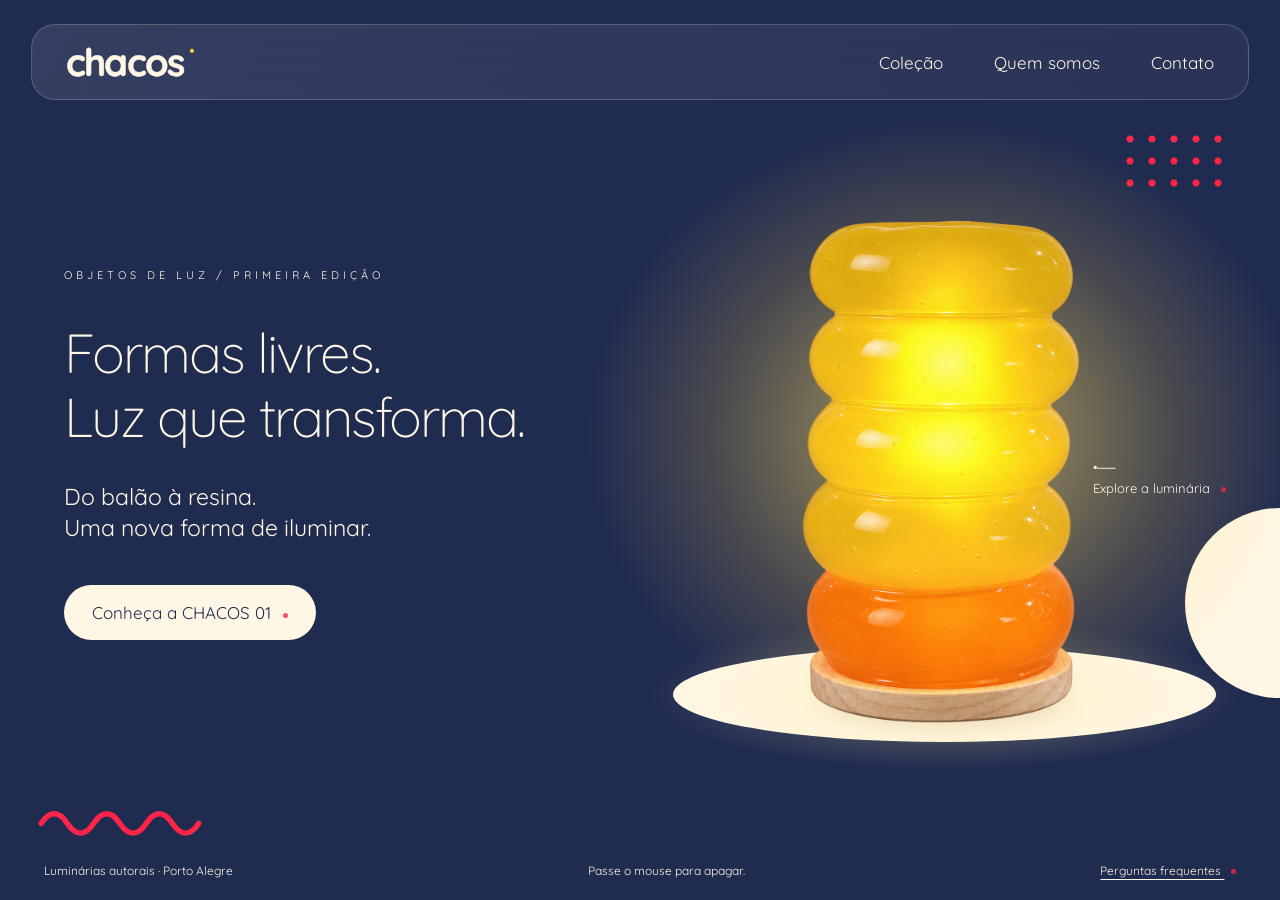
<file: index.html>
<!doctype html><html lang="pt-BR"><head><meta charset="utf-8"><meta name="viewport" content="width=device-width,initial-scale=1"><title>CHACOS — Objetos de luz</title><link rel="stylesheet" href="styles.css"><link rel="stylesheet" href="pages.css"><link rel="stylesheet" href="memphis.css?v=10"><link rel="preload" as="image" href="assets/lamp-yellow-off.png"></head><body class="memphis-home"><header class="glass"><a class="brand" href="index.html">chacos<span>●</span></a><button class="mobile-toggle" type="button" aria-expanded="false" aria-controls="mobile-navigation" aria-label="Abrir menu"><span>Menu</span><span class="menu-icon" aria-hidden="true"><i></i><i></i></span></button><nav class="desktop-navigation" aria-label="Principal"><a href="produto.html">Coleção</a><a href="sobre.html">Quem somos</a><a href="contato.html">Contato</a></nav><nav id="mobile-navigation" class="mobile-navigation" aria-label="Navegação mobile" hidden><a href="index.html" aria-current="page">Início<span aria-hidden="true"></span></a><a href="produto.html">Coleção<span aria-hidden="true"></span></a><a href="sobre.html">Quem somos<span aria-hidden="true"></span></a><a href="contato.html">Contato<span aria-hidden="true"></span></a><a href="perguntas.html">Perguntas frequentes<span aria-hidden="true"></span></a></nav></header><main class="pop-hero"><section class="pop-copy"><p class="pop-eyebrow">OBJETOS DE LUZ / PRIMEIRA EDIÇÃO</p><h1>Formas livres.<br>Luz que transforma.</h1><p class="pop-description">Do balão à resina.<br>Uma nova forma de iluminar.</p><a class="pop-cta" href="produto.html">Conheça a CHACOS 01 <i class="link-dot" aria-hidden="true"></i></a></section><div class="pop-stage" id="stage"><div class="halo" aria-hidden="true"></div><div class="pedestal" aria-hidden="true"></div><button class="pop-lamp" id="lamp" aria-label="Apagar luminária" aria-pressed="false"><img class="lamp-off" src="assets/lamp-yellow-off.png" alt="Luminária CHACOS 01 em resina amarela com base laranja"><img class="lamp-on" src="assets/lamp-yellow-on.png" alt="" aria-hidden="true"></button><a class="pop-callout" href="produto.html"><span aria-hidden="true">•──</span> Explore a luminária <i class="link-dot" aria-hidden="true"></i></a></div><div class="pop-dots" aria-hidden="true"></div><div class="pop-circle" aria-hidden="true"></div><svg class="pop-wave" viewBox="0 0 220 36" aria-hidden="true"><path d="M4 20 Q21 -5 38 20 T72 20 T106 20 T140 20 T174 20 T208 20" fill="none" stroke="currentColor" stroke-width="7" stroke-linecap="round"/></svg></main><footer class="pop-footer"><span>Luminárias autorais · Porto Alegre</span><p id="hint">Passe o mouse para apagar.</p><a href="perguntas.html">Perguntas frequentes <i class="link-dot" aria-hidden="true"></i></a></footer><script src="memphis.js"></script><script src="mobile-nav.js?v=4"></script></body></html>
</file>
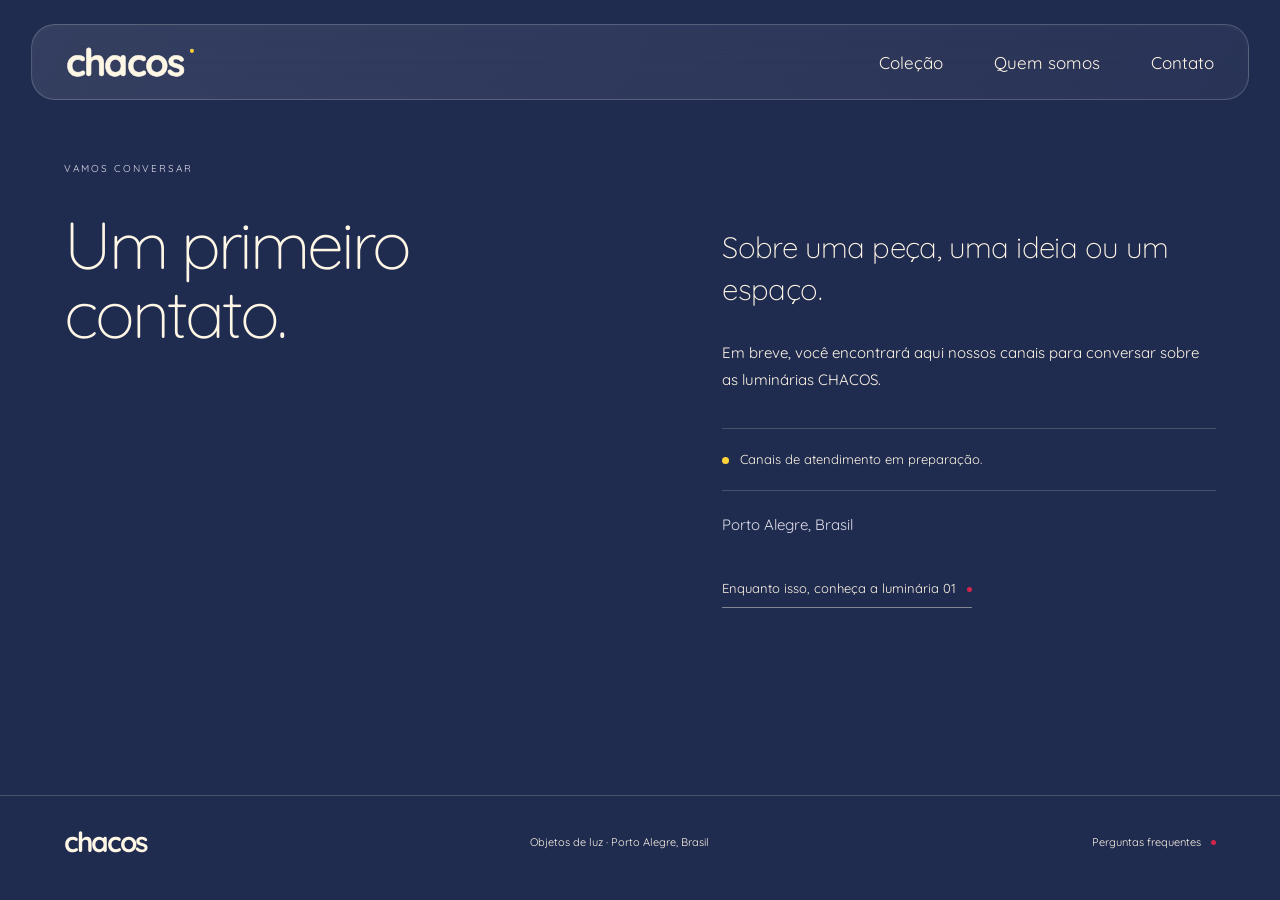
<file: contato.html>
<!doctype html><html lang="pt-BR"><head><meta charset="utf-8"><meta name="viewport" content="width=device-width,initial-scale=1"><title>Contato — CHACOS</title><link rel="stylesheet" href="styles.css?v=11"><link rel="stylesheet" href="pages.css?v=11"><link rel="stylesheet" href="memphis.css?v=10"></head><body class="inner-page"><header class="glass"><a class="brand" href="index.html">chacos<span>●</span></a><button class="mobile-toggle" type="button" aria-expanded="false" aria-controls="mobile-navigation" aria-label="Abrir menu"><span>Menu</span><span class="menu-icon" aria-hidden="true"><i></i><i></i></span></button><nav class="desktop-navigation" aria-label="Principal"><a href="produto.html">Coleção</a><a href="sobre.html">Quem somos</a><a href="contato.html">Contato</a></nav><nav id="mobile-navigation" class="mobile-navigation" aria-label="Navegação mobile" hidden><a href="index.html">Início<span aria-hidden="true"></span></a><a href="produto.html">Coleção<span aria-hidden="true"></span></a><a href="sobre.html">Quem somos<span aria-hidden="true"></span></a><a href="contato.html" aria-current="page">Contato<span aria-hidden="true"></span></a><a href="perguntas.html">Perguntas frequentes<span aria-hidden="true"></span></a></nav></header><main class="page-main"><p class="eyebrow">VAMOS CONVERSAR</p><div class="editorial"><h1>Um primeiro<br>contato.</h1><div><p class="lead">Sobre uma peça, uma ideia ou um espaço.</p><p>Em breve, você encontrará aqui nossos canais para conversar sobre as luminárias CHACOS.</p><div class="contact-note"><span class="small-dot"></span> Canais de atendimento em preparação.</div><p class="muted">Porto Alegre, Brasil</p><a class="text-link" href="produto.html">Enquanto isso, conheça a luminária 01 <i class="link-dot" aria-hidden="true"></i></a></div></div></main><footer class="page-footer"><a href="index.html">chacos</a><span>Objetos de luz · Porto Alegre, Brasil</span><a href="perguntas.html">Perguntas frequentes <i class="link-dot" aria-hidden="true"></i></a></footer><script src="mobile-nav.js?v=4"></script></body></html>
</file>
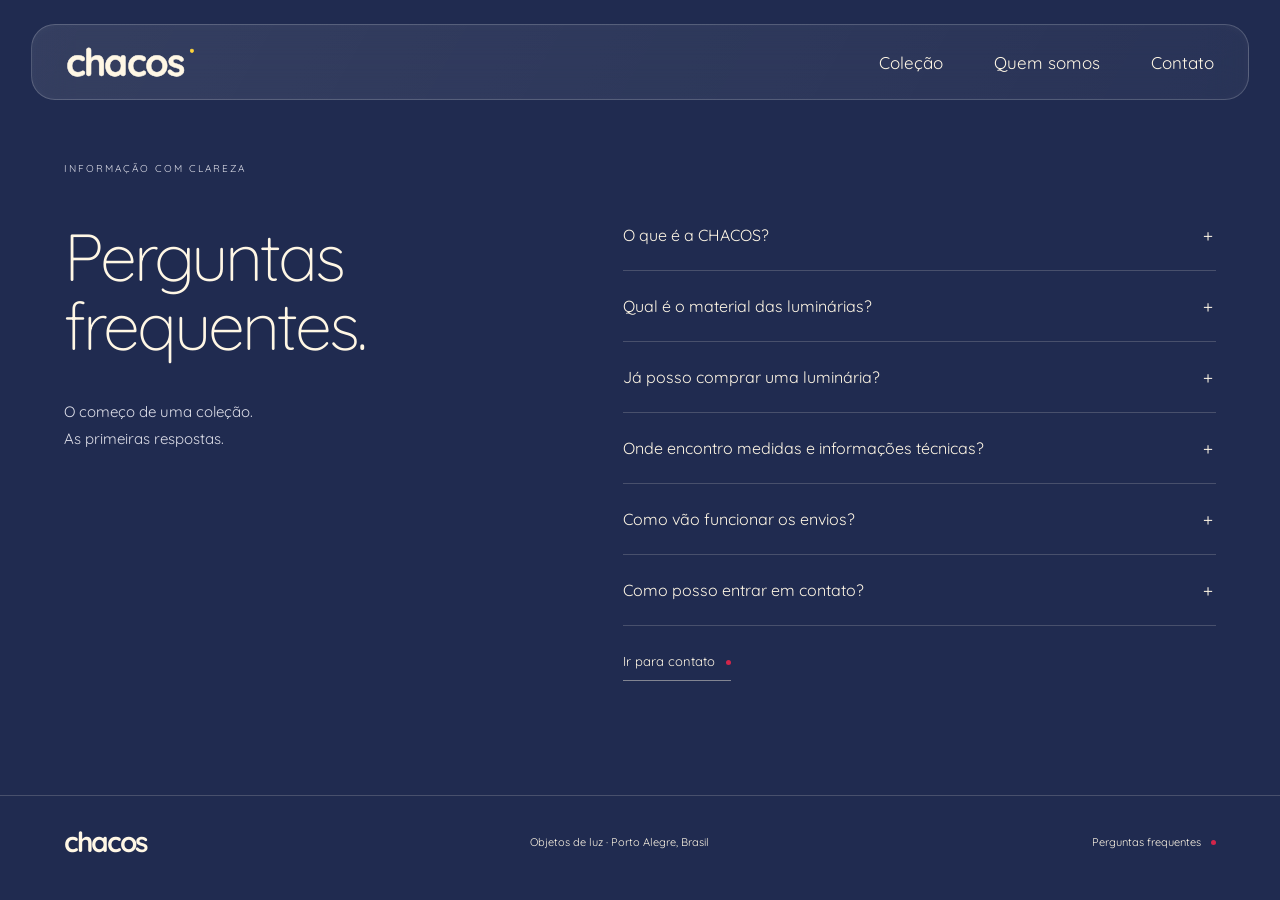
<file: perguntas.html>
<!doctype html><html lang="pt-BR"><head><meta charset="utf-8"><meta name="viewport" content="width=device-width,initial-scale=1"><title>Perguntas frequentes — CHACOS</title><link rel="stylesheet" href="styles.css?v=11"><link rel="stylesheet" href="pages.css?v=11"><link rel="stylesheet" href="memphis.css?v=10"></head><body class="inner-page"><header class="glass"><a class="brand" href="index.html">chacos<span>●</span></a><button class="mobile-toggle" type="button" aria-expanded="false" aria-controls="mobile-navigation" aria-label="Abrir menu"><span>Menu</span><span class="menu-icon" aria-hidden="true"><i></i><i></i></span></button><nav class="desktop-navigation" aria-label="Principal"><a href="produto.html">Coleção</a><a href="sobre.html">Quem somos</a><a href="contato.html">Contato</a></nav><nav id="mobile-navigation" class="mobile-navigation" aria-label="Navegação mobile" hidden><a href="index.html">Início<span aria-hidden="true"></span></a><a href="produto.html">Coleção<span aria-hidden="true"></span></a><a href="sobre.html">Quem somos<span aria-hidden="true"></span></a><a href="contato.html">Contato<span aria-hidden="true"></span></a><a href="perguntas.html" aria-current="page">Perguntas frequentes<span aria-hidden="true"></span></a></nav></header><main class="page-main"><p class="eyebrow">INFORMAÇÃO COM CLAREZA</p><div class="faq-layout"><div><h1>Perguntas<br>frequentes.</h1><p class="muted">O começo de uma coleção.<br>As primeiras respostas.</p></div><div class="faq"><details><summary>O que é a CHACOS?<span aria-hidden="true">＋</span></summary><p>Um projeto de luminárias autorais desenvolvido em Porto Alegre, com formas criadas a partir de balões e resina epóxi.</p></details><details><summary>Qual é o material das luminárias?<span aria-hidden="true">＋</span></summary><p>As peças apresentadas são feitas com resina epóxi. Os demais componentes serão detalhados na página de cada modelo.</p></details><details><summary>Já posso comprar uma luminária?<span aria-hidden="true">＋</span></summary><p>A primeira coleção está em preparação. Preços e disponibilidade serão publicados nas páginas dos produtos.</p></details><details><summary>Onde encontro medidas e informações técnicas?<span aria-hidden="true">＋</span></summary><p>Essas informações serão acrescentadas à página de cada modelo antes da abertura das vendas.</p></details><details><summary>Como vão funcionar os envios?<span aria-hidden="true">＋</span></summary><p>As opções de entrega e os respectivos prazos serão informados quando as vendas estiverem disponíveis.</p></details><details><summary>Como posso entrar em contato?<span aria-hidden="true">＋</span></summary><p>Os canais de atendimento serão publicados na página de contato.</p></details><a class="text-link" href="contato.html">Ir para contato <i class="link-dot" aria-hidden="true"></i></a></div></div></main><footer class="page-footer"><a href="index.html">chacos</a><span>Objetos de luz · Porto Alegre, Brasil</span><a href="perguntas.html">Perguntas frequentes <i class="link-dot" aria-hidden="true"></i></a></footer><script src="mobile-nav.js?v=4"></script></body></html>
</file>
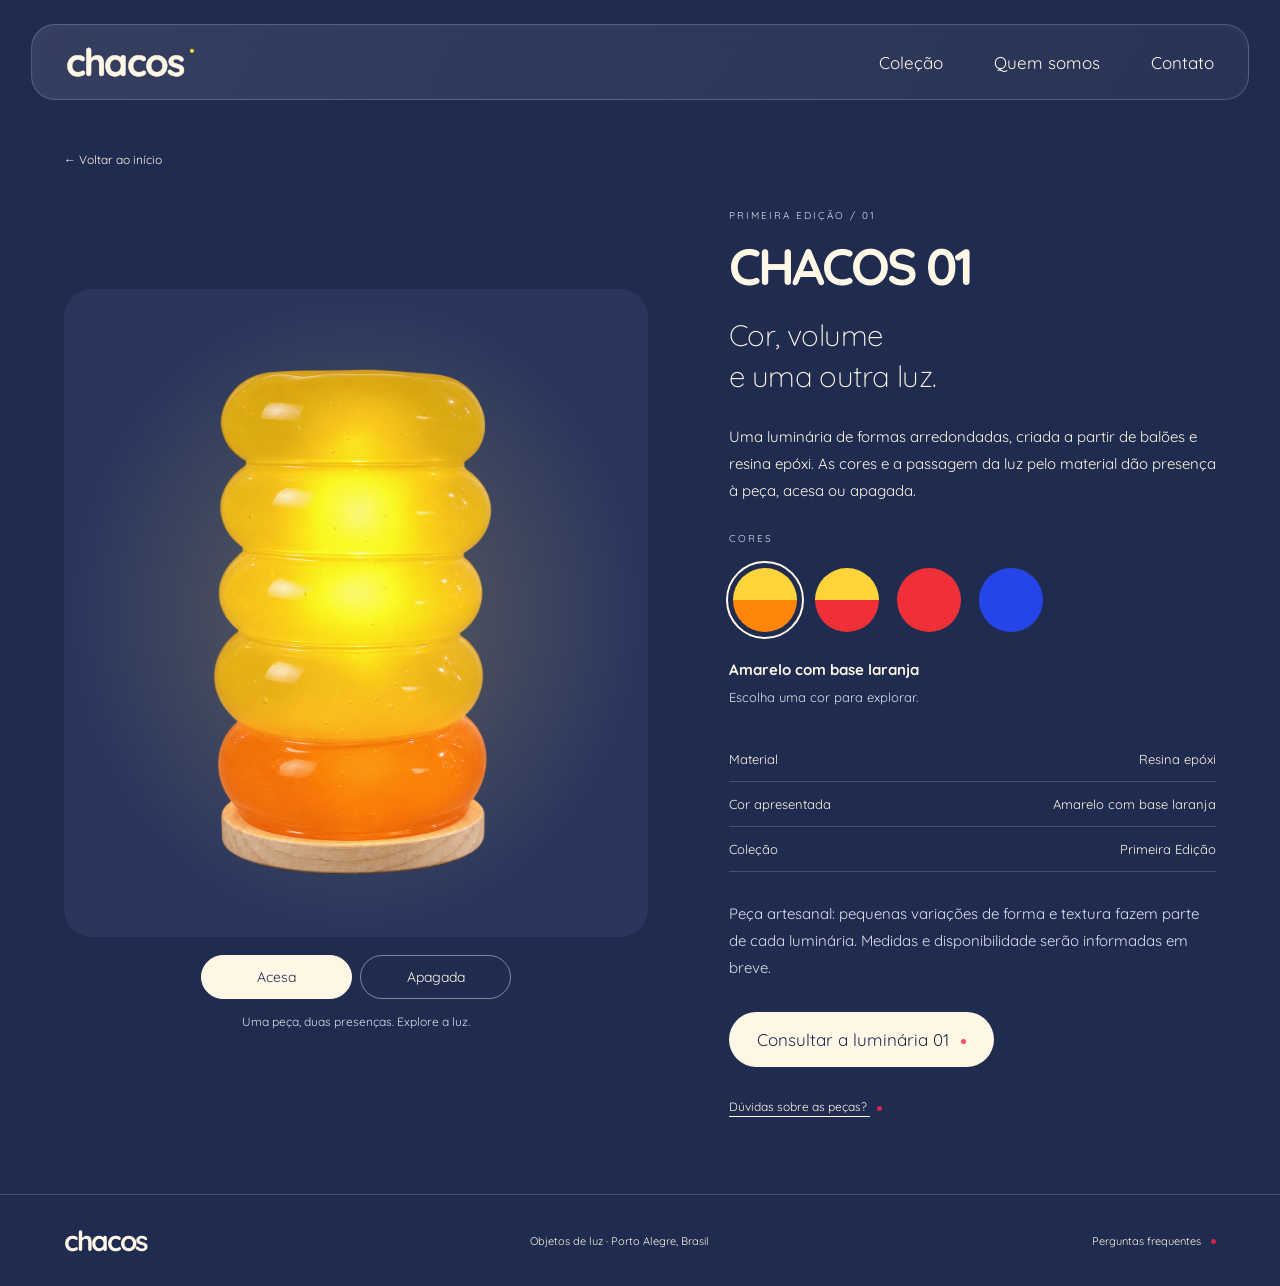
<file: produto.html>
<!doctype html><html lang="pt-BR"><head><meta charset="utf-8"><meta name="viewport" content="width=device-width,initial-scale=1"><title>Luminária 01 — CHACOS</title><link rel="stylesheet" href="styles.css?v=11"><link rel="stylesheet" href="pages.css?v=11"><link rel="stylesheet" href="memphis.css?v=10"></head><body class="inner-page"><header class="glass"><a class="brand" href="index.html">chacos<span>●</span></a><button class="mobile-toggle" type="button" aria-expanded="false" aria-controls="mobile-navigation" aria-label="Abrir menu"><span>Menu</span><span class="menu-icon" aria-hidden="true"><i></i><i></i></span></button><nav class="desktop-navigation" aria-label="Principal"><a href="produto.html">Coleção</a><a href="sobre.html">Quem somos</a><a href="contato.html">Contato</a></nav><nav id="mobile-navigation" class="mobile-navigation" aria-label="Navegação mobile" hidden><a href="index.html">Início<span aria-hidden="true"></span></a><a href="produto.html" aria-current="page">Coleção<span aria-hidden="true"></span></a><a href="sobre.html">Quem somos<span aria-hidden="true"></span></a><a href="contato.html">Contato<span aria-hidden="true"></span></a><a href="perguntas.html">Perguntas frequentes<span aria-hidden="true"></span></a></nav></header><main class="page-main"><a class="back" href="index.html">← Voltar ao início</a><div class="product-layout"><section class="product-gallery" aria-label="Explore a luminária"><div class="product-photo" id="product-view"><img src="assets/lamp-yellow-on.png" alt="Luminária CHACOS 01 amarela com base laranja acesa"><img class="product-off" src="assets/lamp-yellow-off.png" alt="Luminária CHACOS 01 amarela com base laranja apagada" hidden></div><div class="light-options" role="group" aria-label="Iluminação da luminária"><button type="button" data-light="on" aria-pressed="true">Acesa</button><button type="button" data-light="off" aria-pressed="false">Apagada</button></div><p class="gallery-caption">Uma peça, duas presenças. Explore a luz.</p></section><article class="product-copy"><p class="eyebrow">PRIMEIRA EDIÇÃO / 01</p><h1>CHACOS 01</h1><p class="lead">Cor, volume<br>e uma outra luz.</p><p>Uma luminária de formas arredondadas, criada a partir de balões e resina epóxi. As cores e a passagem da luz pelo material dão presença à peça, acesa ou apagada.</p><div id="color-slot"><section class="color-picker" aria-label="Cores da luminária"><p class="eyebrow">CORES</p><div class="color-options" role="group" aria-label="Escolha uma cor"><button type="button" class="color-swatch" data-color="yellow" aria-label="Amarelo com base laranja" title="Amarelo com base laranja" aria-pressed="true" style="--swatch:linear-gradient(to bottom,#ffd43b 50%,#ff850a 50%)"></button><button type="button" class="color-swatch" data-color="yellow-red" aria-label="Amarelo com base vermelha" title="Amarelo com base vermelha" aria-pressed="false" style="--swatch:linear-gradient(to bottom,#ffd43b 50%,#ef3038 50%)"></button><button type="button" class="color-swatch" data-color="red" aria-label="Vermelho" title="Vermelho" aria-pressed="false" style="--swatch:linear-gradient(to bottom,#ef3038 50%,#ef3038 50%)"></button><button type="button" class="color-swatch" data-color="blue" aria-label="Azul" title="Azul" aria-pressed="false" style="--swatch:linear-gradient(to bottom,#2545e8 50%,#2545e8 50%)"></button></div><p id="color-name" aria-live="polite">Amarelo com base laranja</p><p class="color-help">Escolha uma cor para explorar.</p><p id="image-error" role="status" hidden>Não foi possível carregar a imagem. Tente novamente.</p></section></div><dl><div><dt>Material</dt><dd>Resina epóxi</dd></div><div><dt>Cor apresentada</dt><dd id="color-spec">Amarelo com base laranja</dd></div><div><dt>Coleção</dt><dd>Primeira Edição</dd></div></dl><p class="muted">Peça artesanal: pequenas variações de forma e textura fazem parte de cada luminária. Medidas e disponibilidade serão informadas em breve.</p><a class="action" href="contato.html">Consultar a luminária 01 <i class="link-dot" aria-hidden="true"></i></a><a class="product-faq" href="perguntas.html">Dúvidas sobre as peças? <i class="link-dot" aria-hidden="true"></i></a></article></div></main><footer class="page-footer"><a href="index.html">chacos</a><span>Objetos de luz · Porto Alegre, Brasil</span><a href="perguntas.html">Perguntas frequentes <i class="link-dot" aria-hidden="true"></i></a></footer><script src="product.js?v=10"></script><script src="mobile-nav.js?v=4"></script></body></html>
</file>
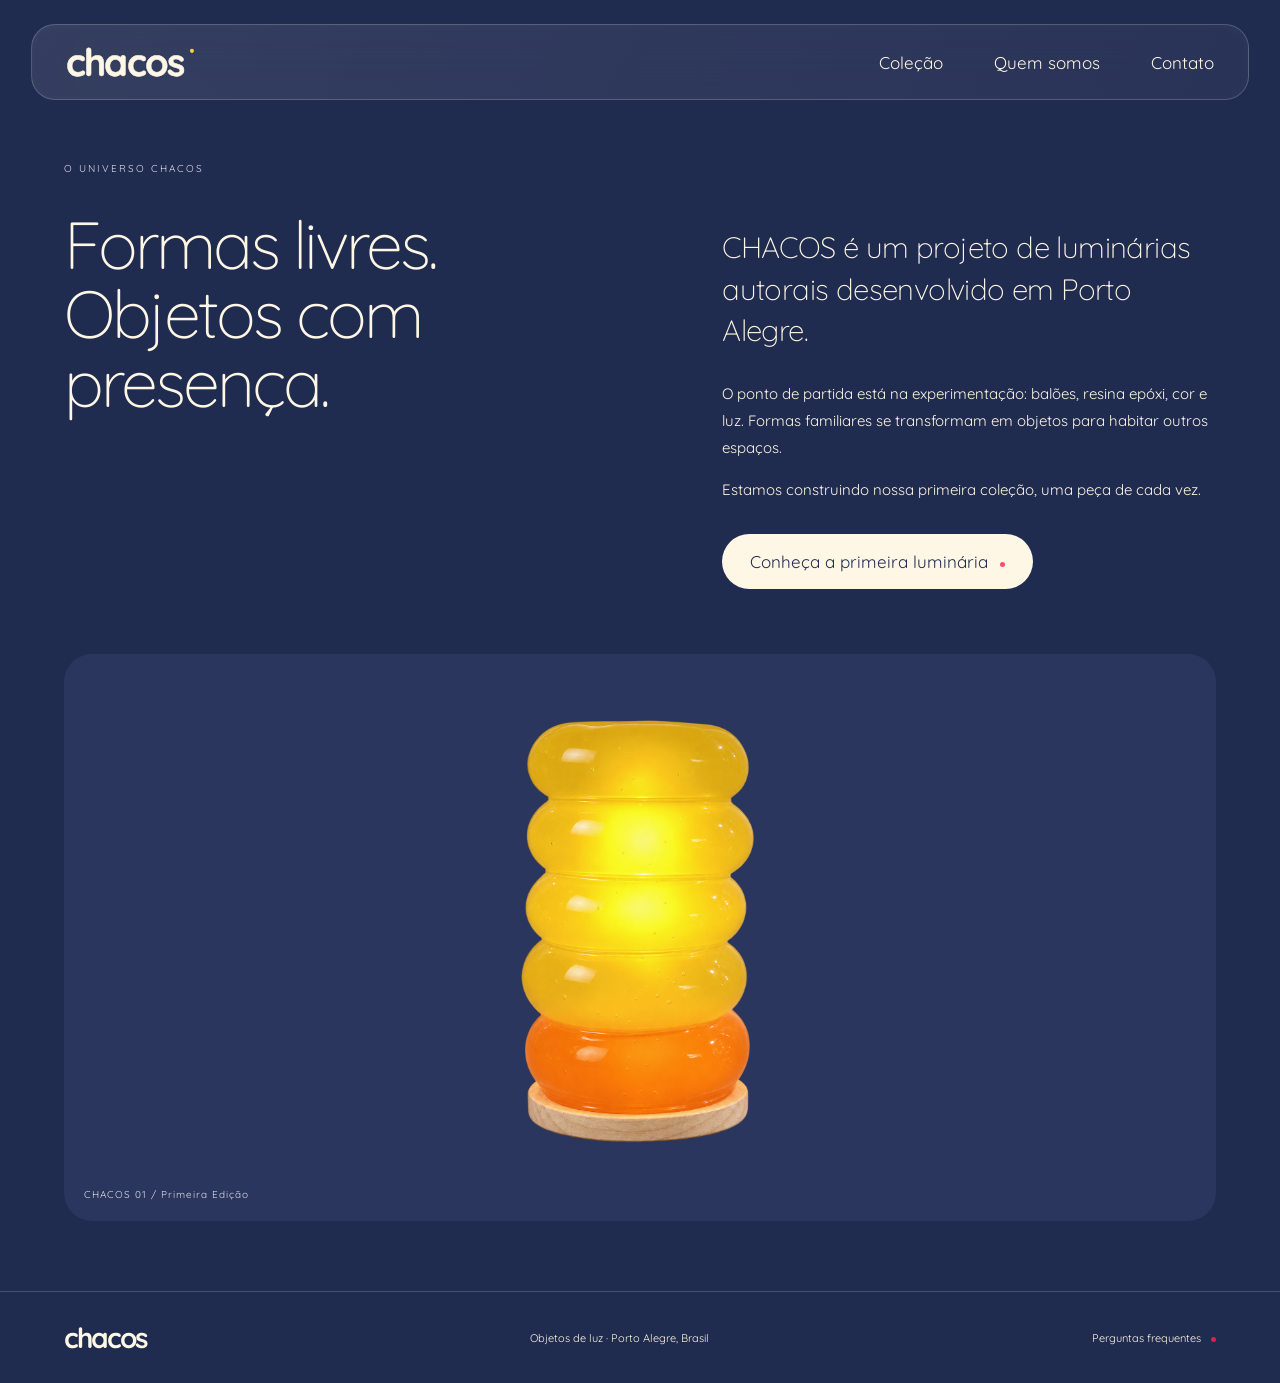
<file: sobre.html>
<!doctype html><html lang="pt-BR"><head><meta charset="utf-8"><meta name="viewport" content="width=device-width,initial-scale=1"><title>Quem somos — CHACOS</title><link rel="stylesheet" href="styles.css?v=11"><link rel="stylesheet" href="pages.css?v=11"><link rel="stylesheet" href="memphis.css?v=10"></head><body class="inner-page"><header class="glass"><a class="brand" href="index.html">chacos<span>●</span></a><button class="mobile-toggle" type="button" aria-expanded="false" aria-controls="mobile-navigation" aria-label="Abrir menu"><span>Menu</span><span class="menu-icon" aria-hidden="true"><i></i><i></i></span></button><nav class="desktop-navigation" aria-label="Principal"><a href="produto.html">Coleção</a><a href="sobre.html">Quem somos</a><a href="contato.html">Contato</a></nav><nav id="mobile-navigation" class="mobile-navigation" aria-label="Navegação mobile" hidden><a href="index.html">Início<span aria-hidden="true"></span></a><a href="produto.html">Coleção<span aria-hidden="true"></span></a><a href="sobre.html" aria-current="page">Quem somos<span aria-hidden="true"></span></a><a href="contato.html">Contato<span aria-hidden="true"></span></a><a href="perguntas.html">Perguntas frequentes<span aria-hidden="true"></span></a></nav></header><main class="page-main"><p class="eyebrow">O UNIVERSO CHACOS</p><div class="editorial"><h1>Formas livres.<br>Objetos com presença.</h1><div><p class="lead">CHACOS é um projeto de luminárias autorais desenvolvido em Porto Alegre.</p><p>O ponto de partida está na experimentação: balões, resina epóxi, cor e luz. Formas familiares se transformam em objetos para habitar outros espaços.</p><p>Estamos construindo nossa primeira coleção, uma peça de cada vez.</p><a class="action" href="produto.html">Conheça a primeira luminária <i class="link-dot" aria-hidden="true"></i></a></div></div><figure class="wide-photo"><img src="assets/lamp-yellow-on.png" alt="Luminária CHACOS 01 amarela com base laranja, acesa"><figcaption>CHACOS 01 / Primeira Edição</figcaption></figure></main><footer class="page-footer"><a href="index.html">chacos</a><span>Objetos de luz · Porto Alegre, Brasil</span><a href="perguntas.html">Perguntas frequentes <i class="link-dot" aria-hidden="true"></i></a></footer><script src="mobile-nav.js?v=4"></script></body></html>
</file>
<file: styles.css>
*{box-sizing:border-box}body{margin:0;background:#514b3f;color:#fff;font:14px Arial,sans-serif;overflow:hidden}button,a{-webkit-tap-highlight-color:transparent}button{font:inherit;cursor:pointer;color:inherit}a{color:inherit;text-decoration:none}button:focus-visible,a:focus-visible{outline:2px solid #ffd3a0;outline-offset:5px}.room{position:fixed;inset:0;overflow:hidden}.scene{position:absolute;isolation:isolate}.room-image{position:absolute;inset:0;width:100%;height:100%;display:block;pointer-events:none}.off-image{opacity:0;transition:opacity .65s ease;mask-image:radial-gradient(ellipse 28% 41% at 74% 49%,#000 0%,#000 58%,transparent 100%);-webkit-mask-image:radial-gradient(ellipse 28% 41% at 74% 49%,#000 0%,#000 58%,transparent 100%)}.is-off .off-image{opacity:1}.glass{position:fixed;z-index:5;top:24px;left:3%;right:3%;height:76px;display:flex;align-items:center;gap:35px;padding:0 28px;border-radius:18px;border:1px solid #ffffff40;background:#eee9dd21;backdrop-filter:blur(20px) saturate(125%);-webkit-backdrop-filter:blur(20px) saturate(125%);box-shadow:0 8px 40px #00000012}.brand{font-size:38px;letter-spacing:-2.8px;font-weight:900}.brand span{vertical-align:top;font-size:8px;margin:7px 0 0 6px;display:inline-block;letter-spacing:0}.tagline{font-size:9px;letter-spacing:2px;opacity:.75}nav{display:flex;gap:30px;margin-left:auto}nav button,.close,#explore{border:0;background:transparent;padding:10px 0}nav button{font-size:12px}nav button span{padding-left:10px}.lamp{position:absolute;left:68.5%;top:44%;width:6.5%;height:17.5%;min-width:44px;min-height:44px;border:0;background:transparent;border-radius:40%;z-index:2}.dot{position:absolute;right:-14px;top:48%;height:8px;width:8px;border-radius:50%;background:white;box-shadow:0 0 0 5px #ffffff29}.lamp-label{position:absolute;left:50%;bottom:-27px;transform:translateX(-50%);font-size:10px;letter-spacing:1.5px;white-space:nowrap;background:#28231d77;padding:7px 10px;border-radius:20px;opacity:0;transition:opacity .25s}.lamp:hover .lamp-label,.lamp:focus-visible .lamp-label{opacity:1}.bottom{position:fixed;bottom:26px;left:3%;right:3%;display:flex;justify-content:space-between;align-items:flex-end;gap:25px;pointer-events:none;text-shadow:0 2px 12px #000;font-size:10px;line-height:1.8;letter-spacing:.5px}.bottom p{margin:0;font-size:12px}.edition{font-size:9px;letter-spacing:1px}.panel{position:fixed;z-index:6;right:3%;top:112px;width:min(360px,94%);padding:30px;border:1px solid #ffffff35;border-radius:18px;background:#29251fce;backdrop-filter:blur(24px);-webkit-backdrop-filter:blur(24px)}.panel[hidden]{display:none}.close{position:absolute;right:20px;top:10px;font-size:25px}.eyebrow{font-size:9px;letter-spacing:1.5px;color:#d6c7b3}h1,h2{font-weight:400;font-size:28px;line-height:1.2;letter-spacing:-1px}.panel p{line-height:1.7}.panel #explore{border-bottom:1px solid #ffffff60;font-size:12px}@media(max-width:650px){.glass{top:14px;height:62px;padding:0 18px;gap:15px;border-radius:14px}.brand{font-size:31px}.tagline{display:none}nav{gap:20px}.bottom{bottom:22px;align-items:flex-start}.bottom p{font-size:10px;text-align:right;max-width:150px}.edition{display:none}.panel{top:88px}}@media(prefers-reduced-motion:reduce){.off-image,.lamp-label{transition:none}}
</file>
<file: pages.css>
nav>a{font-size:12px;align-self:center;padding:10px 0}.menu-links{display:flex;flex-direction:column;gap:0;margin:18px 0 0}.menu-links a{display:flex;justify-content:space-between;width:100%;font-size:16px;padding:15px 0;border-bottom:1px solid #ffffff24}.menu-links a[aria-current]{color:#ffc494}.menu-links a:hover{color:#ffc494}.bottom .product-link{pointer-events:auto;font-size:11px;border-bottom:1px solid #ffffff70;padding-bottom:3px}.inner-page{overflow:auto;background:#f5f3ee;color:#38332d}.inner-page .glass{background:#f5f3eebd;border-color:#ffffffc9;color:#38332d}.inner-page .panel{color:#fff}.page-main{max-width:1480px;margin:auto;padding:155px 5% 70px;min-height:calc(100svh - 100px)}.inner-page .eyebrow{color:#877461;font-size:10px;letter-spacing:2px}.inner-page h1{font-size:clamp(38px,5.2vw,74px);letter-spacing:-3px;font-weight:400;margin:22px 0 38px;line-height:1.04}.inner-page p{line-height:1.8;font-size:15px}.inner-page .lead{font-size:clamp(21px,2.3vw,30px);line-height:1.4;letter-spacing:-.6px}.muted{color:#807971}.back{font-size:12px;display:inline-block;margin-bottom:30px}.product-layout{display:grid;grid-template-columns:1.2fr 1fr;gap:7%;align-items:center}.product-photo{height:min(650px,72vh);overflow:hidden;border-radius:3px}.product-photo img{width:100%;height:100%;object-fit:cover;object-position:78% center}.product-copy h1{font-size:clamp(36px,4vw,58px);margin:15px 0 22px}.product-copy .lead{margin:0 0 25px}.product-copy dl{margin:28px 0}.product-copy dl div{display:flex;justify-content:space-between;gap:15px;border-bottom:1px solid #d9d4cb;padding:14px 0;font-size:13px}.product-copy dd{margin:0;text-align:right}.action{display:inline-block;padding:16px 23px;border:1px solid #a79c8f;border-radius:40px;font-size:13px;margin-top:16px;transition:background .2s}.action:hover{background:#e8e0d4}.editorial{display:grid;grid-template-columns:1.1fr 1fr;gap:10%;margin:20px 0 65px}.editorial h1{margin-top:12px}.editorial>div{max-width:540px}.wide-photo{margin:0}.wide-photo img{width:100%;display:block;max-height:560px;object-fit:cover}.wide-photo figcaption{font-size:10px;color:#807971;letter-spacing:1px;margin-top:14px}.contact-note{border-top:1px solid #d9d4cb;border-bottom:1px solid #d9d4cb;padding:20px 0;margin:35px 0 20px;font-size:13px;line-height:1.6}.small-dot{display:inline-block;width:7px;height:7px;background:#aa8a65;border-radius:50%;margin-right:7px}.text-link{display:inline-block;font-size:13px;border-bottom:1px solid #b8aea0;padding-bottom:8px;margin-top:25px;line-height:1.6}.faq-layout{display:grid;grid-template-columns:1fr 1.3fr;gap:9%;margin-top:22px}.faq details{border-bottom:1px solid #d9d4cb;padding:23px 0}.faq summary{cursor:pointer;display:flex;justify-content:space-between;gap:20px;font-size:16px;line-height:1.5;list-style:none}.faq summary::-webkit-details-marker{display:none}.faq summary span{transition:transform .2s}.faq details[open] summary span{transform:rotate(45deg)}.faq details p{color:#756c62;margin:18px 35px 0 0;font-size:14px}.page-footer{border-top:1px solid #d9d4cb;padding:28px 5%;display:flex;align-items:center;justify-content:space-between;gap:20px;font-size:11px;color:#807971}.page-footer>a:first-child{font-size:28px;font-weight:900;letter-spacing:-2px;color:#38332d}@media(max-width:700px){.page-main{padding:115px 6% 45px}.product-layout,.editorial,.faq-layout{grid-template-columns:1fr;gap:30px}.inner-page h1{letter-spacing:-1.8px}.product-photo{height:440px;max-height:58svh}.editorial{margin-bottom:40px;gap:12px}.page-footer{flex-wrap:wrap;padding:25px 6%}.page-footer span{order:3;width:100%}.bottom .product-link{display:block;position:absolute;right:0;bottom:44px}.faq-layout{gap:8px}.inner-page .panel .eyebrow{color:#d6c7b3}}@media(prefers-reduced-motion:reduce){.action,.faq summary span{transition:none}}

/* Product exploration and compact mobile controls */
.product-gallery{min-width:0}.product-photo img[hidden]{display:none}.light-options{display:flex;gap:8px;margin-top:16px}.light-options button{min-height:44px;flex:1;border:1px solid #b9afa2;border-radius:30px;background:transparent;color:#38332d;padding:12px 20px;transition:background .2s,color .2s}.light-options button[aria-pressed="true"]{background:#38332d;color:#fff;border-color:#38332d}.gallery-caption{color:#807971;font-size:12px!important;margin:12px 0 0}.product-faq{display:block;width:fit-content;font-size:12px;margin-top:22px;padding:10px 0;text-decoration:underline;text-underline-offset:5px}.product-copy .action{background:#38332d;color:white}.product-copy .action:hover{background:#625549}.inner-page button:focus-visible,.inner-page a:focus-visible{outline-color:#996333}.lamp-label{opacity:1;bottom:-39px;letter-spacing:.3px;font-size:11px;padding:10px 13px}.bottom .product-link{padding:12px 18px;background:#29251fa6;border:1px solid #ffffff60;border-radius:30px;backdrop-filter:blur(12px);font-size:12px}.panel{max-height:calc(100dvh - 130px);overflow:auto}
@media(max-width:700px){.product-photo{height:48svh;min-height:270px;max-height:460px}.product-layout{gap:32px}.product-copy h1{margin-top:10px}.product-copy .action{display:block;text-align:center;width:100%}.product-copy dl{margin:22px 0}.product-copy .lead{margin-bottom:18px}.back{min-height:44px;margin-bottom:12px}.bottom{bottom:max(20px,env(safe-area-inset-bottom));display:grid;grid-template-columns:1fr;gap:8px}.bottom>span{display:none}.bottom p{max-width:none;text-align:center;font-size:11px}.bottom .product-link{position:static;display:block;text-align:center;justify-self:center;order:-1;min-height:44px}.lamp-label{font-size:10px;bottom:-34px;padding:8px 10px}.glass{top:max(14px,env(safe-area-inset-top))}.panel{max-height:calc(100dvh - 110px)}}
@media(max-height:500px) and (orientation:landscape){.glass{height:54px;top:10px}.bottom{bottom:10px}.bottom>span,.bottom p{display:none}.panel{top:74px;max-height:calc(100dvh - 84px)}}
@media(prefers-reduced-motion:reduce){.light-options button{transition:none}}
</file>
<file: memphis.css>
@font-face{font-family:Quicksand;src:url(assets/fonts/quicksand-300.ttf);font-weight:300;font-display:swap}@font-face{font-family:Quicksand;src:url(assets/fonts/quicksand-400.ttf);font-weight:400;font-display:swap}
:root{--pink:#f5a9d0;--blue:#2545e8;--red:#ef3038;--yellow:#ffd43b;--white:#fffdf8}body{background:var(--pink);color:var(--blue);font-family:Quicksand,Arial,sans-serif}.glass,.inner-page .glass{position:relative;top:auto;left:auto;right:auto;margin:24px 2.4% 0;height:76px;padding:0 34px;border:0;border-radius:24px;background:#fffdf84d;color:var(--blue);box-shadow:none}.brand{font-family:Arial,sans-serif;font-weight:900}.glass nav{gap:clamp(20px,4vw,65px)}.glass nav a{font-size:17px;min-height:44px;display:flex;align-items:center;padding:10px 0}.glass nav a:hover{text-decoration:underline;text-underline-offset:6px}.memphis-home{overflow-x:hidden;overflow-y:auto;min-height:100svh;display:flex;flex-direction:column}.pop-hero{position:relative;isolation:isolate;display:grid;grid-template-columns:1.1fr 1fr;align-items:center;gap:1%;padding:30px 5% 45px;flex:1;min-height:620px}.pop-copy{position:relative;z-index:2;padding-bottom:20px}.pop-eyebrow{font:11px Arial,sans-serif;letter-spacing:4px;margin:0 0 36px;line-height:1.8}.pop-copy h1{font-size:clamp(34px,4.3vw,72px);font-weight:300;letter-spacing:-2px;line-height:1.16;margin:0 0 32px}.pop-description{font-size:clamp(18px,1.8vw,28px);line-height:1.35;margin:0 0 42px}.pop-cta,.inner-page .action,.product-copy .action{display:inline-block;background:var(--blue);color:white;border:0;border-radius:40px;padding:17px 28px;font-size:17px;font-weight:400;transition:background .25s,color .25s}.pop-cta:hover,.inner-page .action:hover{background:var(--yellow);color:var(--blue)}.pop-stage{position:relative;height:min(66vh,650px);min-height:440px;z-index:1}.pop-lamp{position:absolute;z-index:2;top:0;bottom:0;left:50%;transform:translateX(-50%);height:100%;aspect-ratio:1080/1440;padding:0;border:0;background:none}.pop-lamp img{width:100%;height:100%;object-fit:contain;position:absolute;inset:0;pointer-events:none}.lamp-on{transition:opacity .55s ease}.is-off .lamp-on{opacity:0}.halo{position:absolute;inset:-8% -16%;pointer-events:none;border-radius:50%;background:radial-gradient(ellipse at 50% 46%,rgba(255,250,190,.85) 0%,rgba(255,235,128,.65) 24%,rgba(255,218,104,.32) 43%,rgba(255,218,104,0) 70%);opacity:1;transition:opacity .55s ease}.is-off .halo{opacity:0}.pedestal{position:absolute;left:0;right:0;bottom:3%;height:16%;border-radius:50%;background:var(--yellow)}.pedestal:after{content:"";position:absolute;inset:25% 28%;background:#6e4b3238;filter:blur(14px);border-radius:50%}.pop-callout{position:absolute;right:-4%;top:49%;z-index:3;font-size:13px;max-width:155px;line-height:1.6}.pop-callout span{display:block}.pop-dots{position:absolute;right:4%;top:28px;width:110px;height:62px;background:radial-gradient(circle,var(--red) 3px,transparent 4px) 0 0/22px 22px;z-index:-1}.pop-circle{position:absolute;right:-95px;top:55%;width:190px;height:190px;border-radius:50%;background:var(--white);z-index:-1}.pop-wave{position:absolute;bottom:5px;left:3%;width:170px;color:var(--red)}.pop-footer{display:flex;justify-content:space-between;align-items:center;gap:20px;padding:22px 3.4%;font-size:12px}.pop-footer p{margin:0}.pop-footer a{text-decoration:underline;text-underline-offset:4px}a:focus-visible,button:focus-visible{outline:3px solid var(--blue);outline-offset:5px}.inner-page{background:var(--white);color:var(--blue)}.inner-page .glass{background:#f5a9d080}.page-main{padding-top:50px;min-height:calc(100svh - 205px)}.inner-page h1,.inner-page .lead{font-family:Quicksand,Arial,sans-serif;font-weight:300}.inner-page .eyebrow,.muted,.gallery-caption,.faq details p{color:#45518e}.product-photo{background:var(--pink);border-radius:28px;padding:25px}.product-photo img{object-fit:contain;object-position:center}.wide-photo{background:var(--pink);border-radius:28px;padding:20px}.wide-photo img{object-fit:contain;max-height:500px}.page-footer{color:var(--blue);border-color:#2545e830}.page-footer>a:first-child{color:var(--blue)}.light-options button{color:var(--blue);border-color:var(--blue)}.light-options button[aria-pressed="true"]{color:white;background:var(--blue);border-color:var(--blue)}.product-copy dl div,.faq details,.contact-note{border-color:#2545e830}
@media(min-width:1500px){.pop-hero{padding-left:5%;padding-right:8%}.pop-callout{right:-10%}}
@media(max-width:900px){.glass{height:66px;padding:0 20px}.glass nav{gap:20px}.glass nav a{font-size:14px}.pop-hero{grid-template-columns:1fr 1fr;padding:35px 5% 45px;min-height:520px}.pop-copy h1{font-size:38px}.pop-stage{min-height:370px;height:52vh}.pop-eyebrow{font-size:9px;letter-spacing:2px}.pop-callout{right:0;top:auto;bottom:-20px;font-size:11px}.pop-dots{width:66px}.pop-cta{font-size:14px;padding:15px 20px}}
@media(max-width:700px){.glass,.inner-page .glass{margin:14px 4% 0;padding:0 15px;height:62px;border-radius:18px;gap:12px}.brand{font-size:28px}.glass nav{gap:12px}.glass nav a{font-size:11px}.pop-hero{display:flex;flex-direction:column;gap:10px;align-items:stretch;padding:32px 6% 35px;min-height:0}.pop-copy{padding:0}.pop-eyebrow{font-size:8px;margin:0 0 18px;letter-spacing:2px}.pop-copy h1{font-size:clamp(30px,8vw,45px);letter-spacing:-1px;margin-bottom:20px}.pop-description{font-size:17px;margin-bottom:24px}.pop-cta{font-size:14px}.pop-stage{height:390px;min-height:0;margin:5px 0 10px}.pop-lamp{height:100%}.pop-callout{bottom:0;right:0;max-width:none;font-size:11px}.pop-callout span{display:none}.pop-dots{right:5%;top:12px;width:44px;height:44px;opacity:.75}.pop-circle{width:110px;height:110px;right:-55px;top:67%}.pop-wave{width:90px;bottom:0}.pop-footer{padding:25px 6%;flex-wrap:wrap;font-size:10px;gap:12px}.pop-footer p{order:3;width:100%}.page-main{padding-top:35px}.product-photo{height:420px}.inner-page .action{font-size:14px}.page-footer{font-size:10px}}
@media(prefers-reduced-motion:reduce){.lamp-on,.halo,.pop-cta{transition:none}}

/* Navbar fixa, com espaço reservado para o conteúdo. */
body{padding-top:100px}.glass,.inner-page .glass{position:fixed;top:24px;left:2.4%;right:2.4%;margin:0;z-index:100}html{scroll-padding-top:120px}
@media(max-width:900px){body{padding-top:90px}}
@media(max-width:700px){body{padding-top:76px}.glass,.inner-page .glass{top:14px;left:4%;right:4%;margin:0}html{scroll-padding-top:96px}}

.mobile-toggle,.mobile-navigation{display:none}.mobile-navigation[hidden]{display:none!important}
@media(max-width:700px){
.glass .desktop-navigation{display:none}.glass,.inner-page .glass{height:62px;padding:0 18px}.mobile-toggle{display:flex;align-items:center;justify-content:center;gap:12px;margin-left:auto;min-width:85px;min-height:44px;padding:8px 0;border:0;background:transparent;color:var(--blue);font:14px Quicksand,Arial,sans-serif}.menu-icon{display:flex;flex-direction:column;justify-content:center;gap:5px;width:22px;height:24px}.menu-icon i{display:block;width:22px;height:2px;background:currentColor;transition:transform .2s}.mobile-toggle[aria-expanded="true"] .menu-icon i:first-child{transform:translateY(3.5px) rotate(45deg)}.mobile-toggle[aria-expanded="true"] .menu-icon i:last-child{transform:translateY(-3.5px) rotate(-45deg)}.glass .mobile-navigation{position:absolute;display:flex;flex-direction:column;gap:0;left:0;right:0;top:calc(100% + 10px);margin:0;padding:12px 20px;background:#fffdf8f5;border:1px solid #2545e81a;border-radius:20px;box-shadow:0 12px 32px #2545e81a;max-height:calc(100dvh - 115px);overflow:auto}.glass .mobile-navigation a{display:flex;justify-content:space-between;gap:15px;min-height:48px;font-size:15px;padding:14px 4px;border-bottom:1px solid #2545e81a}.glass .mobile-navigation a:last-child{border-bottom:0}.glass .mobile-navigation a[aria-current="page"]{font-weight:bold}.glass .mobile-navigation a:hover{background:#f5a9d03d;text-decoration:none}.glass .mobile-navigation a span{color:var(--red)}
}
@media(prefers-reduced-motion:reduce){.menu-icon i{transition:none}}

/* V04: equal viewport gutters and compact mobile navigation. */
html{overflow-x:clip}
body{min-width:0}
.glass,.inner-page .glass{box-sizing:border-box;width:auto;min-width:0;max-width:none}
.pop-hero{overflow-x:clip;grid-template-columns:minmax(0,1.1fr) minmax(0,1fr)}
.pop-hero>*,.product-layout>*,.editorial>*,.faq-layout>*{min-width:0}
@media(max-width:900px) and (min-width:701px){.pop-hero{grid-template-columns:minmax(0,1fr) minmax(0,1fr)}}
@media(max-width:700px){
 body{padding-top:76px}
 .glass,.inner-page .glass{top:14px;left:16px;right:16px;width:calc(100% - 32px);margin:0;height:58px;padding:0 16px;gap:12px;border-radius:17px}
 .brand{flex-shrink:0;font-size:28px}
 .mobile-toggle{flex-shrink:0;min-width:76px;gap:10px;font-size:13px}
 .glass .mobile-navigation{left:auto;right:0;top:calc(100% + 8px);width:248px;max-width:100%;padding:8px;background:var(--white);border-radius:16px;box-shadow:0 8px 24px #2545e814;max-height:calc(100dvh - 94px)}
 .glass .mobile-navigation a{align-self:stretch;width:100%;min-height:44px;padding:10px 12px;gap:12px;font-size:14px;line-height:24px;border:0;border-radius:9px;text-align:left}
 .glass .mobile-navigation a[aria-current="page"]{background:#f5a9d035;font-weight:400}
 .glass .mobile-navigation a span{font-size:13px;flex-shrink:0}
 .pop-lamp{max-width:100%}
}

@media(max-width:700px){.glass .mobile-navigation a span{font-size:0;width:5px;height:5px;border-radius:50%;background:var(--red);opacity:.8}}

/* V07 — Memphis à noite */
:root{--night:#202b50;--ivory:#fff7e5;--soft:#dedfe9;--red:#ff2448;--white:#fff7e5}
body,.inner-page{background:var(--night);color:var(--ivory);font-family:Quicksand,Arial,sans-serif}
.glass,.inner-page .glass{color:var(--ivory);background:linear-gradient(120deg,#ffffff18,#ffffff0b);border:1px solid #ffffff30;box-shadow:inset 0 1px 12px #ffffff08;backdrop-filter:blur(22px);-webkit-backdrop-filter:blur(22px)}
.brand,.page-footer>a:first-child{font-family:Quicksand,Arial,sans-serif;font-weight:700;letter-spacing:-2px;color:var(--ivory)}
.brand span{color:var(--yellow)}
.pop-eyebrow,.inner-page .eyebrow{font-family:Quicksand,Arial,sans-serif;font-weight:400;color:var(--ivory)}
.pop-copy h1,.inner-page h1,.inner-page .lead{font-weight:300}
.pop-description{font-weight:400}
.pop-cta,.inner-page .action,.product-copy .action{background:var(--ivory);color:var(--night);font-weight:700}
.pop-cta:hover,.inner-page .action:hover,.product-copy .action:hover{background:var(--yellow);color:var(--night)}
.pedestal{background:var(--ivory)}
.pedestal:before{content:"";position:absolute;inset:-30% -5%;border-radius:50%;background:radial-gradient(ellipse,#ffe99760,transparent 70%);opacity:1;transition:opacity .55s ease;pointer-events:none}
.is-off .pedestal:before{opacity:0}
.halo{background:radial-gradient(ellipse at 50% 46%,#ffdc7199 0%,#ffd85d66 23%,#ffce4933 43%,#ffce4900 70%)}
.pop-callout,.pop-footer,.page-footer,.page-footer>a:first-child{color:var(--ivory)}
.inner-page .eyebrow,.muted,.gallery-caption,.faq details p,.wide-photo figcaption{color:var(--soft)}
.product-photo,.wide-photo{background:#2a365d}
.product-copy dl div,.faq details,.contact-note,.page-footer{border-color:#fff7e52e}
.text-link{border-color:#fff7e570}
.small-dot{background:var(--yellow)}
.light-options button{font-family:Quicksand,Arial,sans-serif;color:var(--ivory);border-color:#fff7e570}
.light-options button[aria-pressed="true"]{color:var(--night);background:var(--ivory);border-color:var(--ivory)}
a:focus-visible,button:focus-visible,.inner-page a:focus-visible,.inner-page button:focus-visible{outline-color:var(--yellow)}
@media(max-width:700px){
.mobile-toggle{font-family:Quicksand,Arial,sans-serif;color:var(--ivory)}
.glass .mobile-navigation{background:#29365b;color:var(--ivory);border-color:#fff7e530;box-shadow:0 12px 30px #090f2860}
.glass .mobile-navigation a[aria-current="page"],.glass .mobile-navigation a:hover{background:#ffffff12}
}
@media(prefers-reduced-motion:reduce){.pedestal:before{transition:none}}

@font-face{font-family:Quicksand;src:url(assets/fonts/quicksand-700.ttf);font-weight:700;font-display:swap}
.brand{font-weight:700;-webkit-text-stroke:.55px currentColor;letter-spacing:-1.7px}
.halo{border-radius:0;background:radial-gradient(ellipse closest-side at 50% 46%,#ffdc7199 0%,#ffd85d66 35%,#ffce492e 65%,#ffce4900 100%)}

/* V08: decorative dots cannot render as emoji on iOS. */
.link-dot{display:inline-block;width:5px;height:5px;border-radius:50%;background:var(--red);margin-left:7px;vertical-align:middle;flex-shrink:0;opacity:.8}
.pop-cta,.pop-callout,.pop-footer,.inner-page .action,.product-copy .action,.text-link,.product-faq,.page-footer{font-family:Quicksand,Arial,sans-serif;font-weight:400;letter-spacing:normal}
.page-footer>a:first-child{font-weight:700;letter-spacing:-2px}

/* Keep the callout next to the visible lamp, not the viewport edge. */
@media(min-width:901px){.pop-callout{left:calc(50% + clamp(101.2px,15.18vh,149.5px) + 12px);right:auto;top:49%;width:145px;max-width:145px}}
@media(max-width:900px){.pop-callout{left:50%;right:auto;transform:translateX(-50%);width:max-content;max-width:100%;text-align:center}}

/* CHACOS 01 color explorer */
.product-copy h1{font-weight:700}.color-picker{margin:26px 0}.color-picker .eyebrow{margin-bottom:16px}.color-options{display:flex;gap:18px;flex-wrap:wrap;padding:4px}.color-swatch{width:64px;height:64px;border-radius:50%;background:var(--swatch);border:0;outline:2px solid transparent;outline-offset:5px}.color-swatch[aria-pressed="true"]{outline-color:var(--ivory)}.color-swatch:focus-visible{outline:3px solid var(--yellow);outline-offset:8px}.color-picker #color-name{font-weight:700;margin:20px 0 0}.color-help{margin:3px 0;font-size:13px!important;color:var(--soft)}.product-photo{position:relative;isolation:isolate;--glow:255,220,100}.product-photo:before{content:"";position:absolute;inset:0;z-index:-1;pointer-events:none;background:radial-gradient(ellipse,rgba(var(--glow),.25),transparent 68%);transition:opacity .4s}.product-photo.light-off:before{opacity:0}.light-options{max-width:310px;margin:18px auto 0}.light-options button{padding:10px 18px}.gallery-caption{text-align:center}
@media(max-width:700px){.color-picker{margin:24px 0 0}.color-swatch{width:52px;height:52px}.color-options{gap:18px}.color-picker #color-name{font-size:14px}.product-copy h1{font-size:40px}}
@media(prefers-reduced-motion:reduce){.product-photo:before{transition:none}}
</file>
